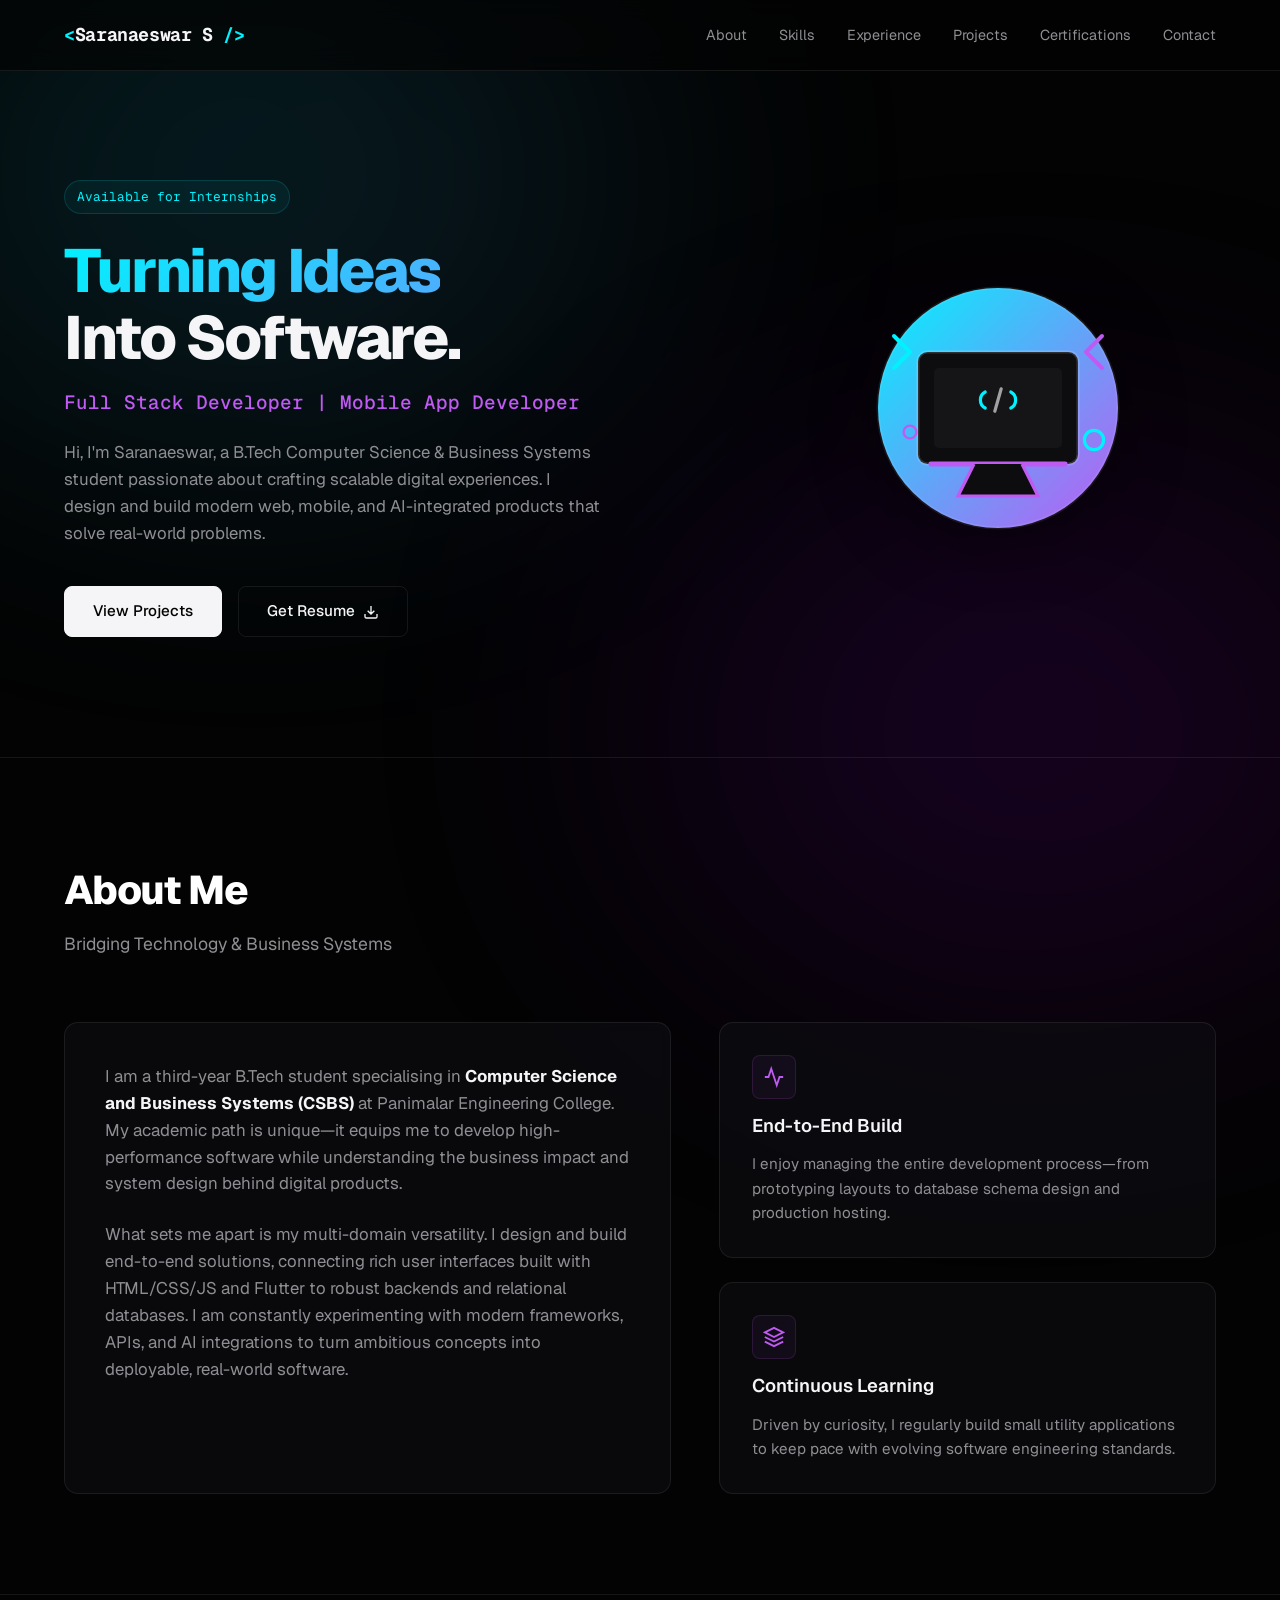
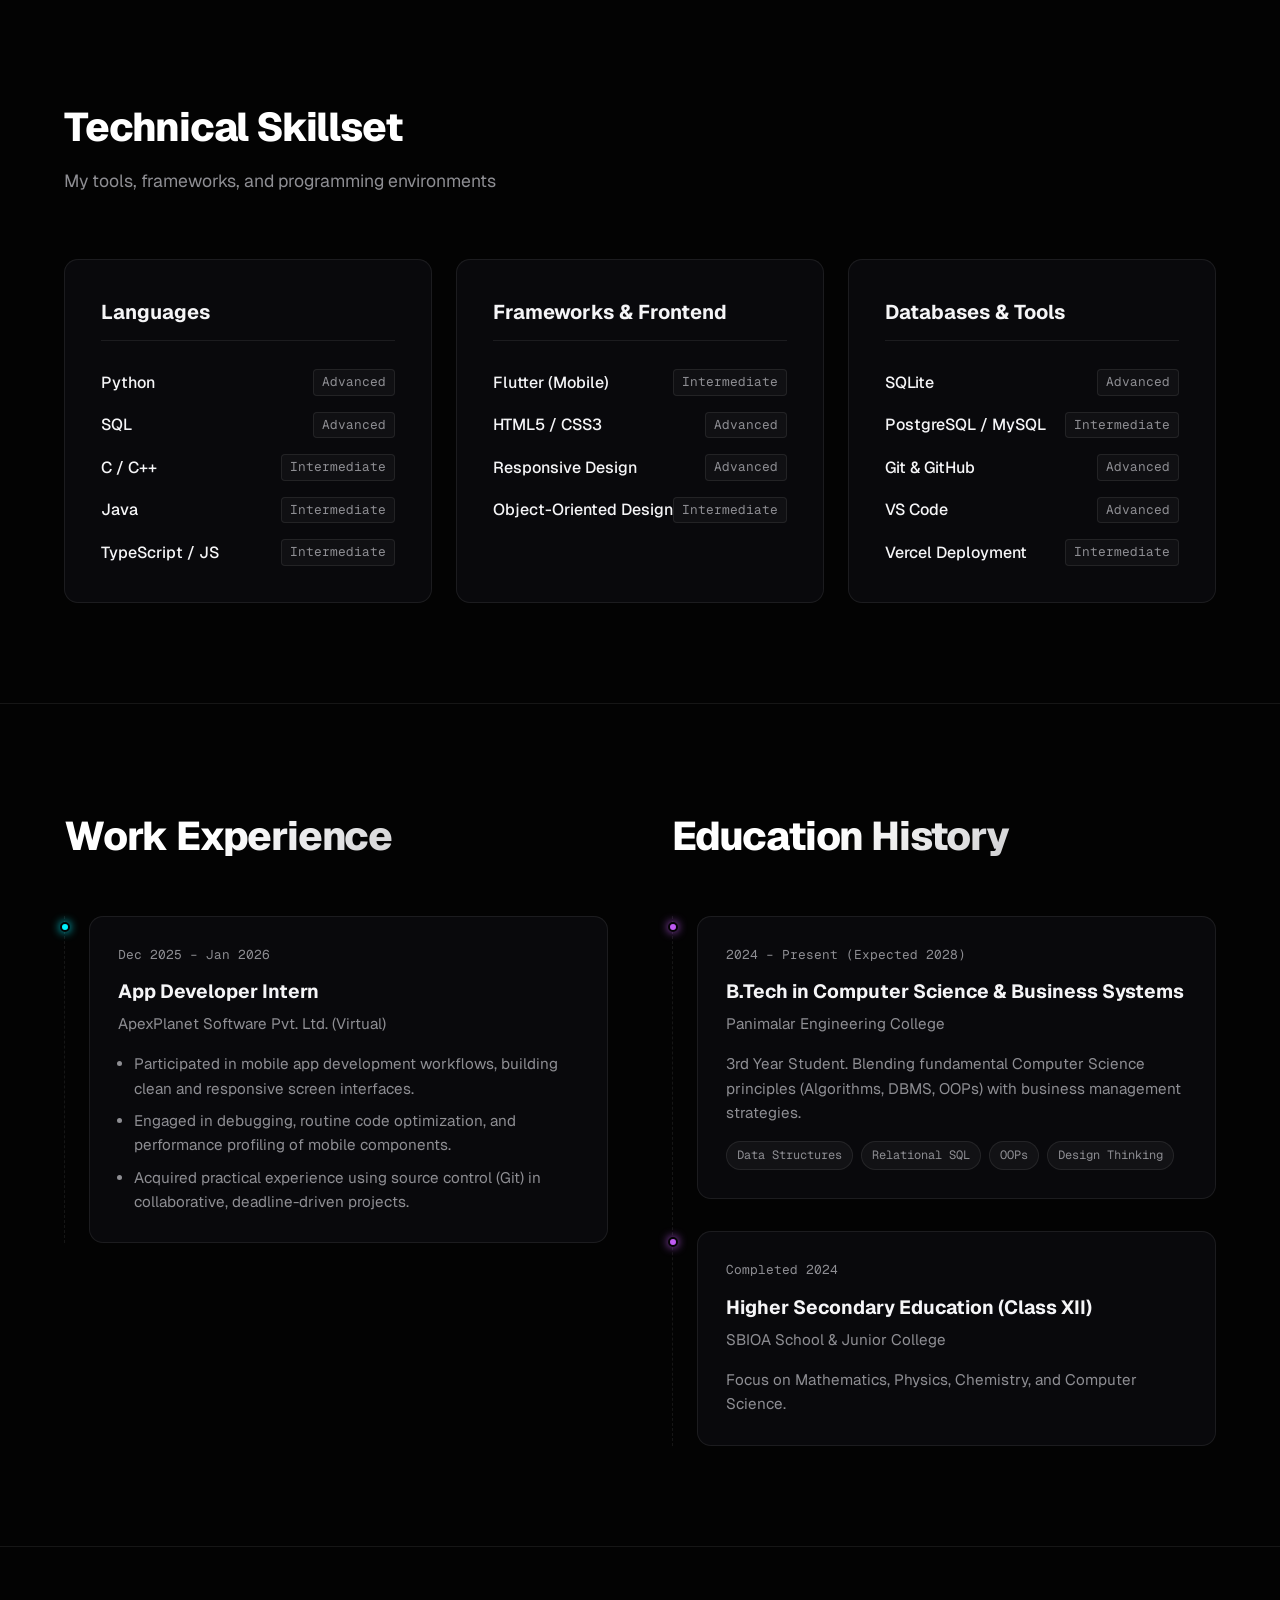
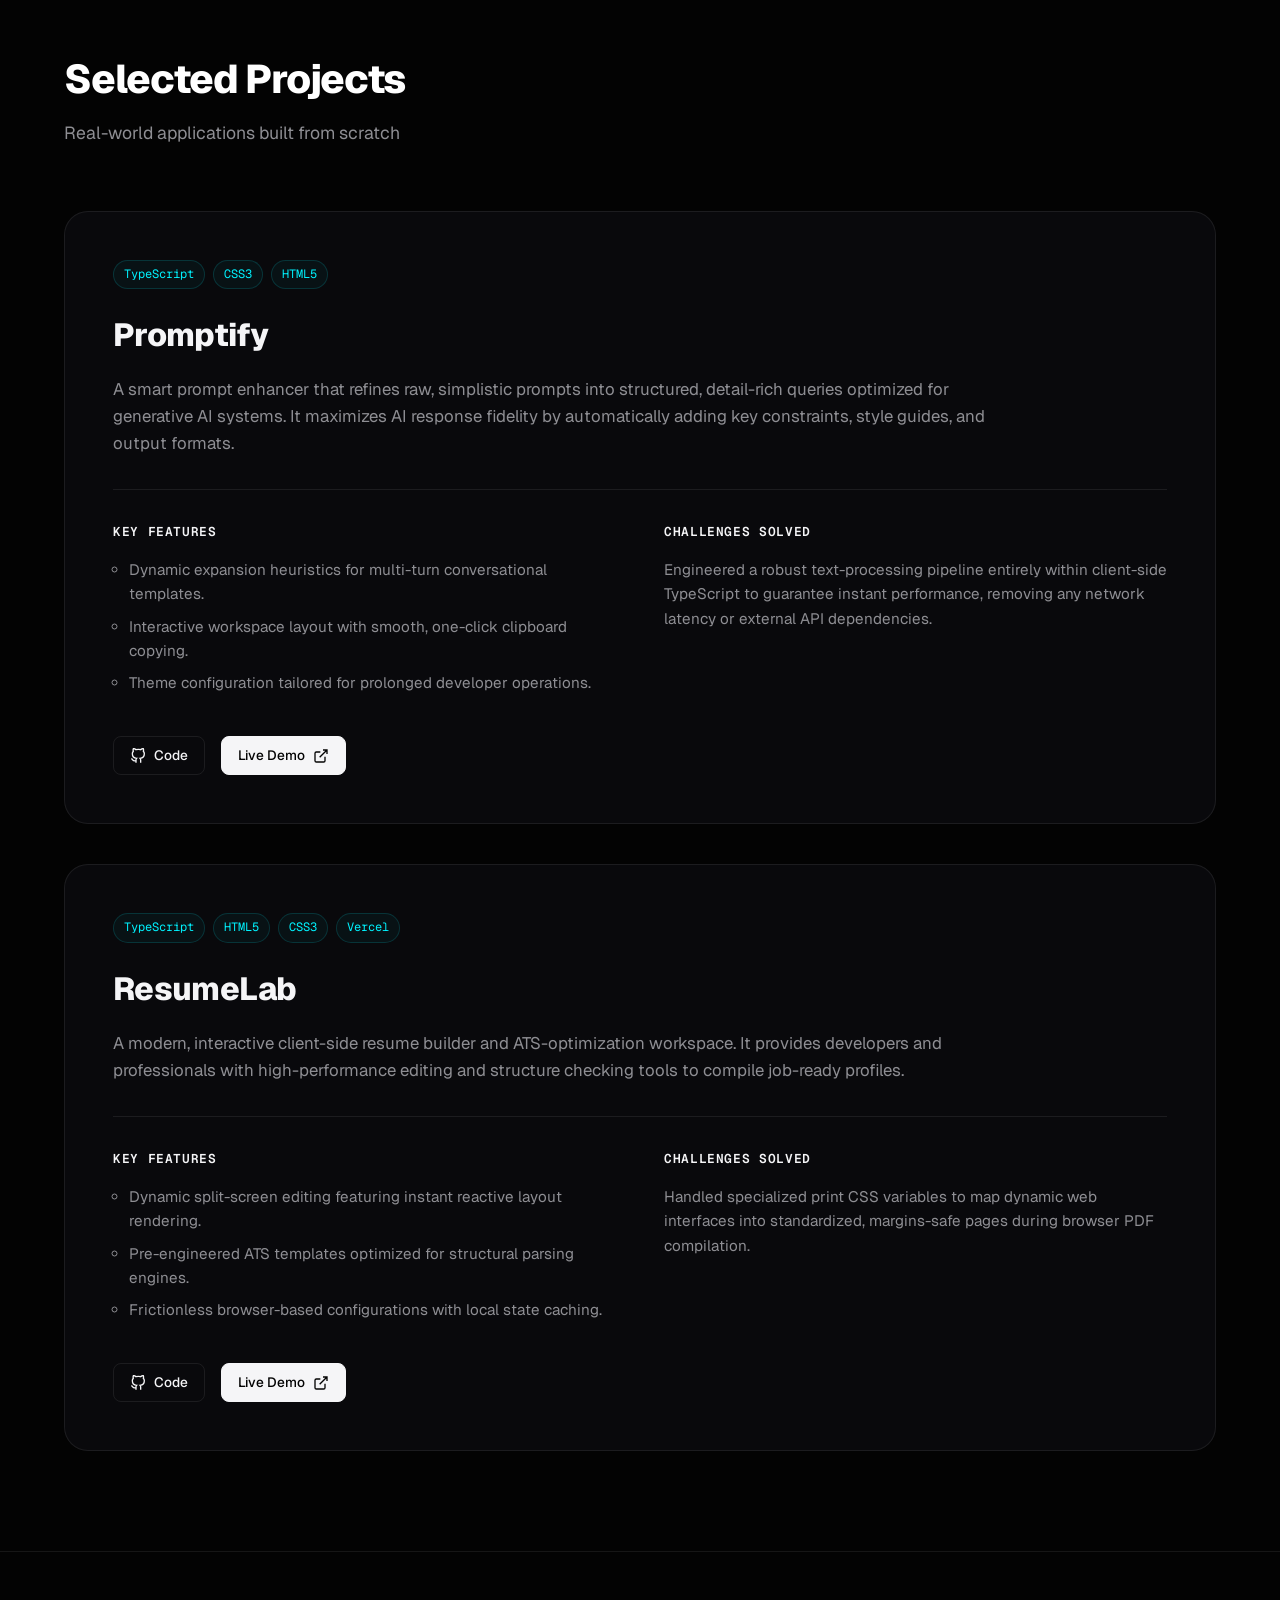
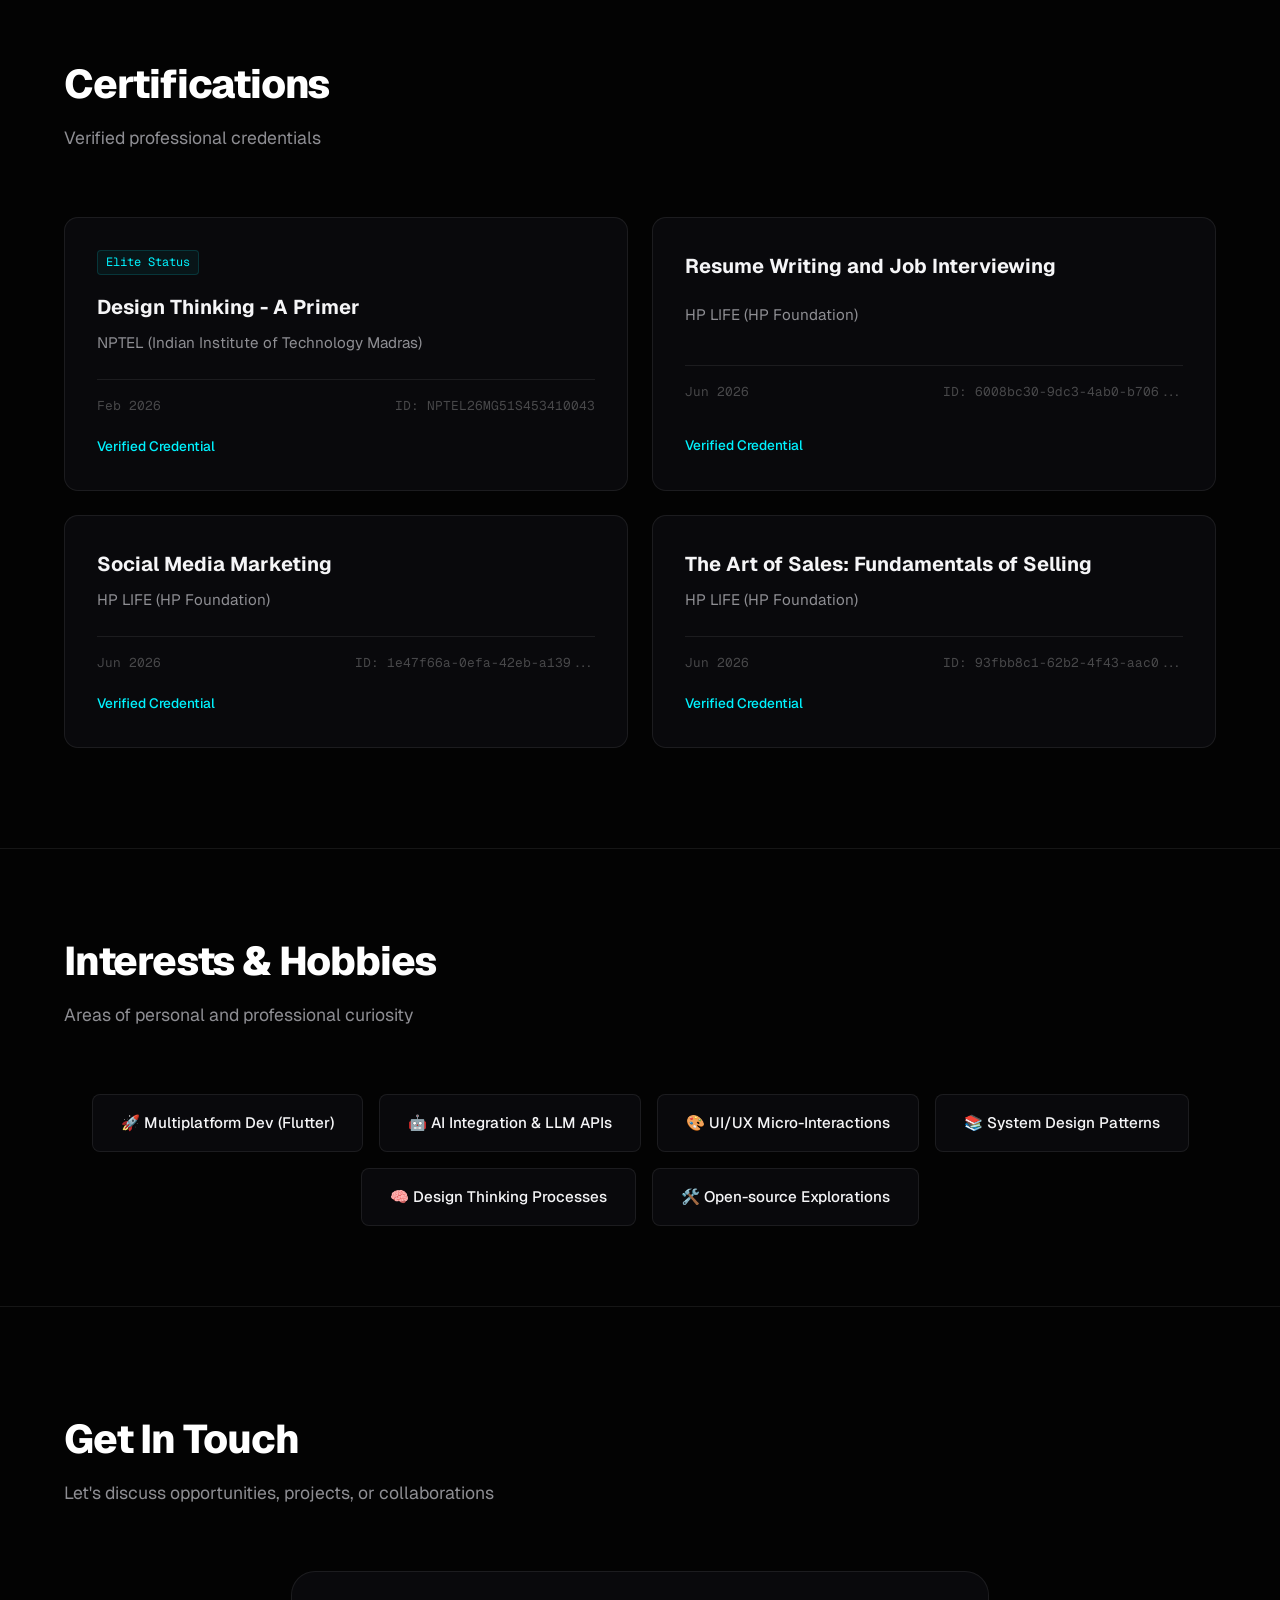
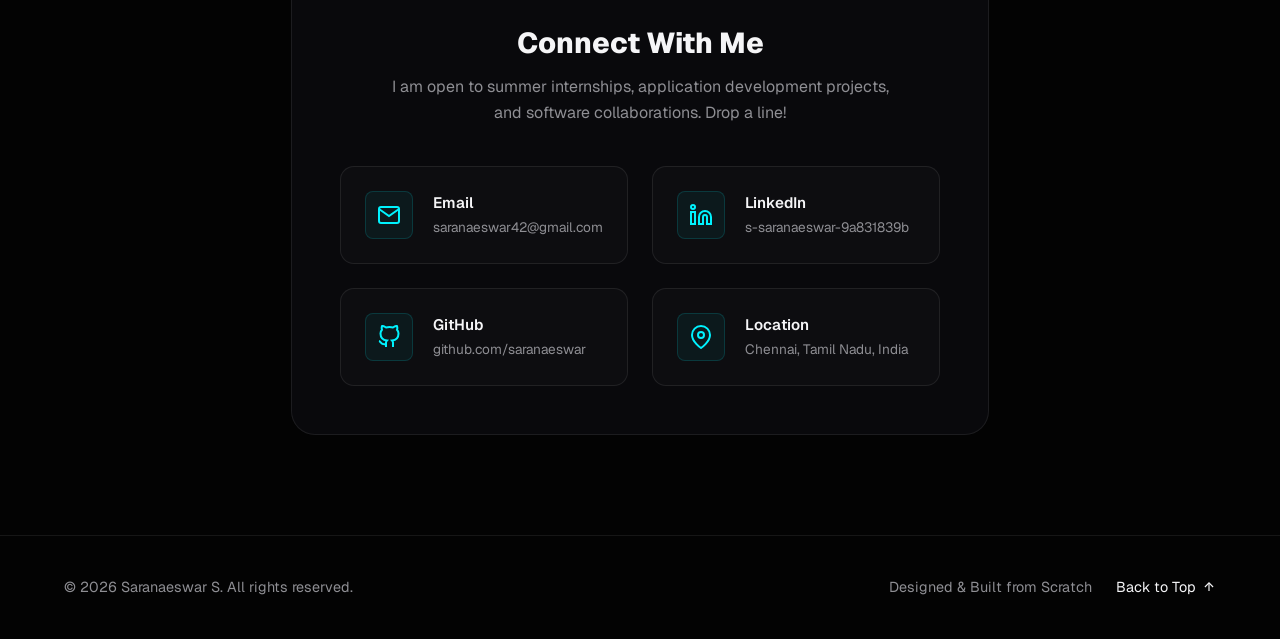
<file: index.html>
<!DOCTYPE html>
<html lang="en">
<head>
    <meta charset="UTF-8">
    <meta name="viewport" content="width=device-width, initial-scale=1.0">
    <meta name="description" content="Portfolio of Saranaeswar S - Full Stack & Mobile App Developer. Discover projects, experience, and skills in Web, Mobile, and AI solutions.">
    <title>Saranaeswar S | Developer & Builder</title>
    <link rel="stylesheet" href="style.css">
</head>
<body>
    <!-- Background Glow Effects -->
    <div class="glow-bg glow-primary"></div>
    <div class="glow-bg glow-secondary"></div>

    <!-- Sticky Navigation -->
    <header class="header">
        <div class="container nav-container">
            <a href="#" class="logo">
                <span class="logo-accent">&lt;</span>Saranaeswar S<span class="logo-accent"> /&gt;</span>
            </a>
            <nav class="nav">
                <ul class="nav-list">
                    <li><a href="#about" class="nav-link">About</a></li>
                    <li><a href="#skills" class="nav-link">Skills</a></li>
                    <li><a href="#experience" class="nav-link">Experience</a></li>
                    <li><a href="#projects" class="nav-link">Projects</a></li>
                    <li><a href="#certifications" class="nav-link">Certifications</a></li>
                    <li><a href="#contact" class="nav-link">Contact</a></li>
                </ul>
            </nav>
        </div>
    </header>

    <main class="main-content">
        <!-- Hero Section -->
        <section id="hero" class="hero-section">
            <div class="container hero-grid">
                <div class="hero-content">
                    <div class="hero-badge">Available for Internships</div>
                    <h1 class="hero-title">
                        <span class="gradient-text">Turning Ideas</span><br>
                        Into Software.
                    </h1>
                    <p class="hero-subtitle">Full Stack Developer | Mobile App Developer</p>
                    <p class="hero-description">
                        Hi, I'm Saranaeswar, a B.Tech Computer Science & Business Systems student passionate about crafting scalable digital experiences. I design and build modern web, mobile, and AI-integrated products that solve real-world problems.
                    </p>
                    <div class="hero-cta">
                        <a href="#projects" class="btn btn-primary">View Projects</a>
                        <a href="resume.pdf" target="_blank" class="btn btn-secondary">
                            <span>Get Resume</span>
                            <svg class="btn-icon" viewBox="0 0 24 24" fill="none" stroke="currentColor" stroke-width="2">
                                <path d="M21 15v4a2 2 0 0 1-2 2H5a2 2 0 0 1-2-2v-4M7 10l5 5 5-5M12 15V3"/>
                            </svg>
                        </a>
                    </div>
                </div>
                <div class="hero-visual">
                    <div class="avatar-container">
                        <!-- Premium Illustration SVG Avatar -->
                        <svg class="avatar-svg" viewBox="0 0 200 200" fill="none" xmlns="http://www.w3.org/2000/svg">
                            <defs>
                                <radialGradient id="avatarGlow" cx="50%" cy="50%" r="50%">
                                    <stop offset="0%" stop-color="var(--color-primary-glow)" stop-opacity="0.3"/>
                                    <stop offset="100%" stop-color="transparent" stop-opacity="0"/>
                                </radialGradient>
                                <linearGradient id="avatarGrad" x1="0%" y1="0%" x2="100%" y2="100%">
                                    <stop offset="0%" stop-color="var(--color-primary)"/>
                                    <stop offset="100%" stop-color="var(--color-secondary)"/>
                                </linearGradient>
                            </defs>
                            <circle cx="100" cy="100" r="95" fill="url(#avatarGlow)" />
                            <circle cx="100" cy="100" r="75" fill="url(#avatarGrad)" stroke="var(--border-color)" stroke-width="2"/>
                            <!-- Inner Illustration representing code and structure -->
                            <rect x="50" y="65" width="100" height="70" rx="6" fill="#0d0d0f" stroke="#ffffff" stroke-opacity="0.15" stroke-width="2"/>
                            <rect x="60" y="75" width="80" height="50" rx="3" fill="#151518"/>
                            <line x1="58" y1="135" x2="142" y2="135" stroke="var(--color-secondary)" stroke-width="3" stroke-linecap="round"/>
                            <path d="M85 135L75 155H125L115 135" fill="#0d0d0f" stroke="var(--color-secondary)" stroke-width="2"/>
                            <!-- Floating decorative items (AI / Code icons) -->
                            <path d="M35 55L45 65L35 75" stroke="var(--color-primary)" stroke-width="2.5" stroke-linecap="round" stroke-linejoin="round"/>
                            <path d="M165 55L155 65L165 75" stroke="var(--color-secondary)" stroke-width="2.5" stroke-linecap="round" stroke-linejoin="round"/>
                            <circle cx="160" cy="120" r="6" stroke="var(--color-primary)" stroke-width="2"/>
                            <circle cx="45" cy="115" r="4" stroke="var(--color-secondary)" stroke-width="1.5"/>
                            <!-- Brackets inside the laptop screen -->
                            <path d="M92 90C88 92 88 98 92 100" stroke="var(--color-primary)" stroke-width="2" stroke-linecap="round"/>
                            <path d="M108 90C112 92 112 98 108 100" stroke="var(--color-primary)" stroke-width="2" stroke-linecap="round"/>
                            <line x1="102" y1="88" x2="98" y2="102" stroke="#ffffff" stroke-opacity="0.6" stroke-width="2" stroke-linecap="round"/>
                        </svg>
                    </div>
                </div>
            </div>
        </section>

        <!-- About Me Section -->
        <section id="about" class="about-section">
            <div class="container">
                <div class="section-header">
                    <h2 class="section-title">About Me</h2>
                    <p class="section-subtitle">Bridging Technology & Business Systems</p>
                </div>
                <div class="about-content">
                    <div class="about-main-card">
                        <p class="about-text">
                            I am a third-year B.Tech student specialising in <strong>Computer Science and Business Systems (CSBS)</strong> at Panimalar Engineering College. My academic path is unique—it equips me to develop high-performance software while understanding the business impact and system design behind digital products.
                        </p>
                        <p class="about-text">
                            What sets me apart is my multi-domain versatility. I design and build end-to-end solutions, connecting rich user interfaces built with HTML/CSS/JS and Flutter to robust backends and relational databases. I am constantly experimenting with modern frameworks, APIs, and AI integrations to turn ambitious concepts into deployable, real-world software.
                        </p>
                    </div>
                    <div class="about-details-grid">
                        <div class="details-card">
                            <div class="details-card-icon">
                                <svg viewBox="0 0 24 24" fill="none" stroke="currentColor" stroke-width="2">
                                    <path d="M22 12h-4l-3 9L9 3l-3 9H2"/>
                                </svg>
                            </div>
                            <h3>End-to-End Build</h3>
                            <p>I enjoy managing the entire development process—from prototyping layouts to database schema design and production hosting.</p>
                        </div>
                        <div class="details-card">
                            <div class="details-card-icon">
                                <svg viewBox="0 0 24 24" fill="none" stroke="currentColor" stroke-width="2">
                                    <polygon points="12 2 2 7 12 12 22 7 12 2"/>
                                    <polyline points="2 17 12 22 22 17"/>
                                    <polyline points="2 12 12 17 22 12"/>
                                </svg>
                            </div>
                            <h3>Continuous Learning</h3>
                            <p>Driven by curiosity, I regularly build small utility applications to keep pace with evolving software engineering standards.</p>
                        </div>
                    </div>
                </div>
            </div>
        </section>

        <!-- Skills Section -->
        <section id="skills" class="skills-section">
            <div class="container">
                <div class="section-header">
                    <h2 class="section-title">Technical Skillset</h2>
                    <p class="section-subtitle">My tools, frameworks, and programming environments</p>
                </div>
                <div class="skills-grid">
                    <!-- Languages Card -->
                    <div class="skills-card">
                        <h3 class="skills-card-title">Languages</h3>
                        <div class="skills-list">
                            <div class="skill-item">
                                <span class="skill-name">Python</span>
                                <span class="skill-level">Advanced</span>
                            </div>
                            <div class="skill-item">
                                <span class="skill-name">SQL</span>
                                <span class="skill-level">Advanced</span>
                            </div>
                            <div class="skill-item">
                                <span class="skill-name">C / C++</span>
                                <span class="skill-level">Intermediate</span>
                            </div>
                            <div class="skill-item">
                                <span class="skill-name">Java</span>
                                <span class="skill-level">Intermediate</span>
                            </div>
                            <div class="skill-item">
                                <span class="skill-name">TypeScript / JS</span>
                                <span class="skill-level">Intermediate</span>
                            </div>
                        </div>
                    </div>

                    <!-- Frameworks & UI -->
                    <div class="skills-card">
                        <h3 class="skills-card-title">Frameworks & Frontend</h3>
                        <div class="skills-list">
                            <div class="skill-item">
                                <span class="skill-name">Flutter (Mobile)</span>
                                <span class="skill-level">Intermediate</span>
                            </div>
                            <div class="skill-item">
                                <span class="skill-name">HTML5 / CSS3</span>
                                <span class="skill-level">Advanced</span>
                            </div>
                            <div class="skill-item">
                                <span class="skill-name">Responsive Design</span>
                                <span class="skill-level">Advanced</span>
                            </div>
                            <div class="skill-item">
                                <span class="skill-name">Object-Oriented Design</span>
                                <span class="skill-level">Intermediate</span>
                            </div>
                        </div>
                    </div>

                    <!-- Databases & Infrastructure -->
                    <div class="skills-card">
                        <h3 class="skills-card-title">Databases & Tools</h3>
                        <div class="skills-list">
                            <div class="skill-item">
                                <span class="skill-name">SQLite</span>
                                <span class="skill-level">Advanced</span>
                            </div>
                            <div class="skill-item">
                                <span class="skill-name">PostgreSQL / MySQL</span>
                                <span class="skill-level">Intermediate</span>
                            </div>
                            <div class="skill-item">
                                <span class="skill-name">Git & GitHub</span>
                                <span class="skill-level">Advanced</span>
                            </div>
                            <div class="skill-item">
                                <span class="skill-name">VS Code</span>
                                <span class="skill-level">Advanced</span>
                            </div>
                            <div class="skill-item">
                                <span class="skill-name">Vercel Deployment</span>
                                <span class="skill-level">Intermediate</span>
                            </div>
                        </div>
                    </div>
                </div>
            </div>
        </section>

        <!-- Experience & Education Section (Dual Timelines) -->
        <section id="experience" class="timeline-section">
            <div class="container">
                <div class="timeline-grid">
                    <!-- Professional Experience Timeline -->
                    <div class="timeline-column">
                        <div class="section-header timeline-header">
                            <h2 class="section-title">Work Experience</h2>
                        </div>
                        <div class="timeline">
                            <div class="timeline-item">
                                <div class="timeline-marker"></div>
                                <div class="timeline-card">
                                    <div class="timeline-date">Dec 2025 – Jan 2026</div>
                                    <h3 class="timeline-card-title">App Developer Intern</h3>
                                    <h4 class="timeline-card-subtitle">ApexPlanet Software Pvt. Ltd. (Virtual)</h4>
                                    <ul class="timeline-bullets">
                                        <li>Participated in mobile app development workflows, building clean and responsive screen interfaces.</li>
                                        <li>Engaged in debugging, routine code optimization, and performance profiling of mobile components.</li>
                                        <li>Acquired practical experience using source control (Git) in collaborative, deadline-driven projects.</li>
                                    </ul>
                                </div>
                            </div>
                        </div>
                    </div>

                    <!-- Education Timeline -->
                    <div class="timeline-column">
                        <div class="section-header timeline-header">
                            <h2 class="section-title">Education History</h2>
                        </div>
                        <div class="timeline">
                            <div class="timeline-item">
                                <div class="timeline-marker"></div>
                                <div class="timeline-card">
                                    <div class="timeline-date">2024 – Present (Expected 2028)</div>
                                    <h3 class="timeline-card-title">B.Tech in Computer Science & Business Systems</h3>
                                    <h4 class="timeline-card-subtitle">Panimalar Engineering College</h4>
                                    <p class="timeline-text">
                                        3rd Year Student. Blending fundamental Computer Science principles (Algorithms, DBMS, OOPs) with business management strategies.
                                    </p>
                                    <div class="coursework-badges">
                                        <span class="badge">Data Structures</span>
                                        <span class="badge">Relational SQL</span>
                                        <span class="badge">OOPs</span>
                                        <span class="badge">Design Thinking</span>
                                    </div>
                                </div>
                            </div>
                            <div class="timeline-item">
                                <div class="timeline-marker"></div>
                                <div class="timeline-card">
                                    <div class="timeline-date">Completed 2024</div>
                                    <h3 class="timeline-card-title">Higher Secondary Education (Class XII)</h3>
                                    <h4 class="timeline-card-subtitle">SBIOA School & Junior College</h4>
                                    <p class="timeline-text">
                                        Focus on Mathematics, Physics, Chemistry, and Computer Science.
                                    </p>
                                </div>
                            </div>
                        </div>
                    </div>
                </div>
            </div>
        </section>

        <!-- Projects Section -->
        <section id="projects" class="projects-section">
            <div class="container">
                <div class="section-header">
                    <h2 class="section-title">Selected Projects</h2>
                    <p class="section-subtitle">Real-world applications built from scratch</p>
                </div>
                <div class="projects-container">
                    <!-- Project 1 -->
                    <article class="project-card">
                        <div class="project-content">
                            <div class="project-tags">
                                <span class="badge badge-tech">TypeScript</span>
                                <span class="badge badge-tech">CSS3</span>
                                <span class="badge badge-tech">HTML5</span>
                            </div>
                            <h3 class="project-title">Promptify</h3>
                            <p class="project-description">
                                A smart prompt enhancer that refines raw, simplistic prompts into structured, detail-rich queries optimized for generative AI systems. It maximizes AI response fidelity by automatically adding key constraints, style guides, and output formats.
                            </p>
                            <div class="project-details">
                                <div class="details-group">
                                    <h4>Key Features</h4>
                                    <ul>
                                        <li>Dynamic expansion heuristics for multi-turn conversational templates.</li>
                                        <li>Interactive workspace layout with smooth, one-click clipboard copying.</li>
                                        <li>Theme configuration tailored for prolonged developer operations.</li>
                                    </ul>
                                </div>
                                <div class="details-group">
                                    <h4>Challenges Solved</h4>
                                    <p>
                                        Engineered a robust text-processing pipeline entirely within client-side TypeScript to guarantee instant performance, removing any network latency or external API dependencies.
                                    </p>
                                </div>
                            </div>
                            <div class="project-actions">
                                <a href="https://github.com/saranaeswar/Promptify" target="_blank" class="btn btn-secondary btn-small">
                                    <svg class="btn-icon" viewBox="0 0 24 24" fill="none" stroke="currentColor" stroke-width="2">
                                        <path d="M9 19c-5 1.5-5-2.5-7-3m14 6v-3.87a3.37 3.37 0 0 0-.94-2.61c3.14-.35 6.44-1.54 6.44-7A5.44 5.44 0 0 0 20 4.77 5.07 5.07 0 0 0 19.91 1S18.73.65 16 2.48a13.38 13.38 0 0 0-7 0C6.27.65 5.09 1 5.09 1A5.07 5.07 0 0 0 5 4.77a5.44 5.44 0 0 0-1.5 3.78c0 5.42 3.3 6.61 6.44 7A3.37 3.37 0 0 0 9 18.13V22"/>
                                    </svg>
                                    Code
                                </a>
                                <a href="https://promptify-33t5.vercel.app/" target="_blank" class="btn btn-primary btn-small">
                                    Live Demo
                                    <svg class="btn-icon" viewBox="0 0 24 24" fill="none" stroke="currentColor" stroke-width="2">
                                        <path d="M18 13v6a2 2 0 0 1-2 2H5a2 2 0 0 1-2-2V8a2 2 0 0 1 2-2h6M15 3h6v6M10 14L21 3"/>
                                    </svg>
                                </a>
                            </div>
                        </div>
                    </article>

                    <!-- Project 2 -->
                    <article class="project-card">
                        <div class="project-content">
                            <div class="project-tags">
                                <span class="badge badge-tech">TypeScript</span>
                                <span class="badge badge-tech">HTML5</span>
                                <span class="badge badge-tech">CSS3</span>
                                <span class="badge badge-tech">Vercel</span>
                            </div>
                            <h3 class="project-title">ResumeLab</h3>
                            <p class="project-description">
                                A modern, interactive client-side resume builder and ATS-optimization workspace. It provides developers and professionals with high-performance editing and structure checking tools to compile job-ready profiles.
                            </p>
                            <div class="project-details">
                                <div class="details-group">
                                    <h4>Key Features</h4>
                                    <ul>
                                        <li>Dynamic split-screen editing featuring instant reactive layout rendering.</li>
                                        <li>Pre-engineered ATS templates optimized for structural parsing engines.</li>
                                        <li>Frictionless browser-based configurations with local state caching.</li>
                                    </ul>
                                </div>
                                <div class="details-group">
                                    <h4>Challenges Solved</h4>
                                    <p>
                                        Handled specialized print CSS variables to map dynamic web interfaces into standardized, margins-safe pages during browser PDF compilation.
                                    </p>
                                </div>
                            </div>
                            <div class="project-actions">
                                <a href="https://github.com/saranaeswar/resumelab" target="_blank" class="btn btn-secondary btn-small">
                                    <svg class="btn-icon" viewBox="0 0 24 24" fill="none" stroke="currentColor" stroke-width="2">
                                        <path d="M9 19c-5 1.5-5-2.5-7-3m14 6v-3.87a3.37 3.37 0 0 0-.94-2.61c3.14-.35 6.44-1.54 6.44-7A5.44 5.44 0 0 0 20 4.77 5.07 5.07 0 0 0 19.91 1S18.73.65 16 2.48a13.38 13.38 0 0 0-7 0C6.27.65 5.09 1 5.09 1A5.07 5.07 0 0 0 5 4.77a5.44 5.44 0 0 0-1.5 3.78c0 5.42 3.3 6.61 6.44 7A3.37 3.37 0 0 0 9 18.13V22"/>
                                    </svg>
                                    Code
                                </a>
                                <a href="https://resumelab-omega.vercel.app" target="_blank" class="btn btn-primary btn-small">
                                    Live Demo
                                    <svg class="btn-icon" viewBox="0 0 24 24" fill="none" stroke="currentColor" stroke-width="2">
                                        <path d="M18 13v6a2 2 0 0 1-2 2H5a2 2 0 0 1-2-2V8a2 2 0 0 1 2-2h6M15 3h6v6M10 14L21 3"/>
                                    </svg>
                                </a>
                            </div>
                        </div>
                    </article>
                </div>
            </div>
        </section>

        <!-- Certifications Section -->
        <section id="certifications" class="certifications-section">
            <div class="container">
                <div class="section-header">
                    <h2 class="section-title">Certifications</h2>
                    <p class="section-subtitle">Verified professional credentials</p>
                </div>
                <div class="certifications-grid">
                    <!-- Cert 1 -->
                    <div class="cert-card">
                        <div class="cert-status">Elite Status</div>
                        <h3 class="cert-title">Design Thinking - A Primer</h3>
                        <p class="cert-issuer">NPTEL (Indian Institute of Technology Madras)</p>
                        <div class="cert-meta">
                            <span class="cert-date">Feb 2026</span>
                            <span class="cert-id">ID: NPTEL26MG51S453410043</span>
                        </div>
                        <div class="cert-footer">
                            <span class="verify-btn">Verified Credential</span>
                        </div>
                    </div>
                    <!-- Cert 2 -->
                    <div class="cert-card">
                        <h3 class="cert-title">Resume Writing and Job Interviewing</h3>
                        <p class="cert-issuer">HP LIFE (HP Foundation)</p>
                        <div class="cert-meta">
                            <span class="cert-date">Jun 2026</span>
                            <span class="cert-id">ID: 6008bc30-9dc3-4ab0-b706...</span>
                        </div>
                        <div class="cert-footer">
                            <span class="verify-btn">Verified Credential</span>
                        </div>
                    </div>
                    <!-- Cert 3 -->
                    <div class="cert-card">
                        <h3 class="cert-title">Social Media Marketing</h3>
                        <p class="cert-issuer">HP LIFE (HP Foundation)</p>
                        <div class="cert-meta">
                            <span class="cert-date">Jun 2026</span>
                            <span class="cert-id">ID: 1e47f66a-0efa-42eb-a139...</span>
                        </div>
                        <div class="cert-footer">
                            <span class="verify-btn">Verified Credential</span>
                        </div>
                    </div>
                    <!-- Cert 4 -->
                    <div class="cert-card">
                        <h3 class="cert-title">The Art of Sales: Fundamentals of Selling</h3>
                        <p class="cert-issuer">HP LIFE (HP Foundation)</p>
                        <div class="cert-meta">
                            <span class="cert-date">Jun 2026</span>
                            <span class="cert-id">ID: 93fbb8c1-62b2-4f43-aac0...</span>
                        </div>
                        <div class="cert-footer">
                            <span class="verify-btn">Verified Credential</span>
                        </div>
                    </div>
                </div>
            </div>
        </section>

        <!-- Interests / Focus Area Section -->
        <section class="interests-section">
            <div class="container">
                <div class="section-header">
                    <h2 class="section-title">Interests & Hobbies</h2>
                    <p class="section-subtitle">Areas of personal and professional curiosity</p>
                </div>
                <div class="interests-grid">
                    <div class="interest-tag-card">🚀 Multiplatform Dev (Flutter)</div>
                    <div class="interest-tag-card">🤖 AI Integration & LLM APIs</div>
                    <div class="interest-tag-card">🎨 UI/UX Micro-Interactions</div>
                    <div class="interest-tag-card">📚 System Design Patterns</div>
                    <div class="interest-tag-card">🧠 Design Thinking Processes</div>
                    <div class="interest-tag-card">🛠️ Open-source Explorations</div>
                </div>
            </div>
        </section>

        <!-- Contact Section -->
        <section id="contact" class="contact-section">
            <div class="container">
                <div class="section-header">
                    <h2 class="section-title">Get In Touch</h2>
                    <p class="section-subtitle">Let's discuss opportunities, projects, or collaborations</p>
                </div>
                <div class="contact-grid">
                    <div class="contact-card-info">
                        <h3>Connect With Me</h3>
                        <p class="contact-info-desc">
                            I am open to summer internships, application development projects, and software collaborations. Drop a line!
                        </p>
                        
                        <div class="contact-links-list">
                            <a href="mailto:saranaeswar42@gmail.com" class="contact-link-item">
                                <span class="contact-icon">
                                    <svg viewBox="0 0 24 24" fill="none" stroke="currentColor" stroke-width="2">
                                        <path d="M4 4h16c1.1 0 2 .9 2 2v12c0 1.1-.9 2-2 2H4c-1.1 0-2-.9-2-2V6c0-1.1.9-2 2-2z"/>
                                        <polyline points="22,6 12,13 2,6"/>
                                    </svg>
                                </span>
                                <div>
                                    <h4>Email</h4>
                                    <p>saranaeswar42@gmail.com</p>
                                </div>
                            </a>

                            <a href="https://www.linkedin.com/in/s-saranaeswar-9a831839b/" target="_blank" class="contact-link-item">
                                <span class="contact-icon">
                                    <svg viewBox="0 0 24 24" fill="none" stroke="currentColor" stroke-width="2">
                                        <path d="M16 8a6 6 0 0 1 6 6v7h-4v-7a2 2 0 0 0-2-2 2 2 0 0 0-2 2v7h-4v-7a6 6 0 0 1 6-6z"/>
                                        <rect x="2" y="9" width="4" height="12"/>
                                        <circle cx="4" cy="4" r="2"/>
                                    </svg>
                                </span>
                                <div>
                                    <h4>LinkedIn</h4>
                                    <p>s-saranaeswar-9a831839b</p>
                                </div>
                            </a>

                            <a href="https://github.com/saranaeswar" target="_blank" class="contact-link-item">
                                <span class="contact-icon">
                                    <svg viewBox="0 0 24 24" fill="none" stroke="currentColor" stroke-width="2">
                                        <path d="M9 19c-5 1.5-5-2.5-7-3m14 6v-3.87a3.37 3.37 0 0 0-.94-2.61c3.14-.35 6.44-1.54 6.44-7A5.44 5.44 0 0 0 20 4.77 5.07 5.07 0 0 0 19.91 1S18.73.65 16 2.48a13.38 13.38 0 0 0-7 0C6.27.65 5.09 1 5.09 1A5.07 5.07 0 0 0 5 4.77a5.44 5.44 0 0 0-1.5 3.78c0 5.42 3.3 6.61 6.44 7A3.37 3.37 0 0 0 9 18.13V22"/>
                                    </svg>
                                </span>
                                <div>
                                    <h4>GitHub</h4>
                                    <p>github.com/saranaeswar</p>
                                </div>
                            </a>

                            <div class="contact-link-item">
                                <span class="contact-icon">
                                    <svg viewBox="0 0 24 24" fill="none" stroke="currentColor" stroke-width="2">
                                        <path d="M21 10c0 7-9 13-9 13s-9-6-9-13a9 9 0 0 1 18 0z"/>
                                        <circle cx="12" cy="10" r="3"/>
                                    </svg>
                                </span>
                                <div>
                                    <h4>Location</h4>
                                    <p>Chennai, Tamil Nadu, India</p>
                                </div>
                            </div>
                        </div>
                    </div>
                </div>
            </div>
        </section>
    </main>

    <!-- Footer -->
    <footer class="footer">
        <div class="container footer-content">
            <p>&copy; 2026 Saranaeswar S. All rights reserved.</p>
            <div class="footer-meta">
                <span>Designed &amp; Built from Scratch</span>
                <a href="#" class="back-to-top">
                    Back to Top
                    <svg viewBox="0 0 24 24" fill="none" stroke="currentColor" stroke-width="2" class="arrow-up-icon">
                        <line x1="12" y1="19" x2="12" y2="5"/>
                        <polyline points="5 12 12 5 19 12"/>
                    </svg>
                </a>
            </div>
        </div>
    </footer>
</body>
</html>
</file>
<file: style.css>
/* ==========================================================================
   DEVELOPER PORTFOLIO STYLESHEET
   Client: Saranaeswar S
   Theme: Vercel-Inspired Sleek Dark Mode with Glow Accents
   Author: Senior Frontend Engineer
   ========================================================================== */

/* @import for Modern Fonts */
@import url('https://fonts.googleapis.com/css2?family=Geist+Mono:wght@100..900&family=Geist:wght@100..900&display=swap');

/* CSS Custom Properties / Design Tokens */
:root {
    /* Color Palette */
    --bg-main: #030303;
    --bg-surface: #0a0a0c;
    --bg-card: rgba(14, 14, 18, 0.7);
    --border-color: rgba(255, 255, 255, 0.08);
    --border-hover: rgba(255, 255, 255, 0.16);
    
    --text-primary: #f5f5f7;
    --text-secondary: #8e8e93;
    --text-muted: #48484a;
    
    /* Neon Glow/Gradient Themes */
    --color-primary: #00f2fe;     /* Tech Cyan */
    --color-primary-glow: rgba(0, 242, 254, 0.15);
    --color-secondary: #bf5af2;   /* Developer Purple */
    --color-secondary-glow: rgba(191, 90, 242, 0.15);
    
    --gradient-primary: linear-gradient(135deg, #00f2fe 0%, #4facfe 100%);
    --gradient-secondary: linear-gradient(135deg, #7f00ff 0%, #e100ff 100%);
    --gradient-text: linear-gradient(135deg, #ffffff 30%, #a1a1a6 100%);
    
    /* Layout & UI Variables */
    --font-sans: 'Geist', -apple-system, BlinkMacSystemFont, "Segoe UI", Roboto, sans-serif;
    --font-mono: 'Geist Mono', monospace;
    --border-radius-sm: 8px;
    --border-radius-md: 14px;
    --border-radius-lg: 24px;
    --transition-smooth: all 0.35s cubic-bezier(0.16, 1, 0.3, 1);
    --transition-quick: all 0.2s cubic-bezier(0.16, 1, 0.3, 1);
}

/* ==========================================================================
   RESET & SYSTEM BASE
   ========================================================================== */
*, *::before, *::after {
    box-sizing: border-box;
    margin: 0;
    padding: 0;
}

html {
    scroll-behavior: smooth;
    font-size: 16px;
}

body {
    background-color: var(--bg-main);
    color: var(--text-primary);
    font-family: var(--font-sans);
    line-height: 1.6;
    overflow-x: hidden;
    -webkit-font-smoothing: antialiased;
}

a {
    color: inherit;
    text-decoration: none;
}

ul {
    list-style: none;
}

/* Custom Scrollbar */
::-webkit-scrollbar {
    width: 8px;
}
::-webkit-scrollbar-track {
    background: var(--bg-main);
}
::-webkit-scrollbar-thumb {
    background: var(--border-color);
    border-radius: 4px;
}
::-webkit-scrollbar-thumb:hover {
    background: var(--text-muted);
}

/* ==========================================================================
   BACKGROUND GLOW DECORATIONS (Glassmorphism foundations)
   ========================================================================== */
.glow-bg {
    position: fixed;
    width: 60vw;
    height: 60vh;
    border-radius: 50%;
    filter: blur(140px);
    z-index: -1;
    pointer-events: none;
    opacity: 0.12;
    transition: var(--transition-smooth);
}

.glow-primary {
    top: -10%;
    left: -10%;
    background: var(--gradient-primary);
    animation: floatGlowPrimary 25s infinite alternate ease-in-out;
}

.glow-secondary {
    bottom: -10%;
    right: -10%;
    background: var(--gradient-secondary);
    animation: floatGlowSecondary 25s infinite alternate ease-in-out;
}

@keyframes floatGlowPrimary {
    0% { transform: translate(0, 0) scale(1); }
    100% { transform: translate(80px, 50px) scale(1.1); }
}

@keyframes floatGlowSecondary {
    0% { transform: translate(0, 0) scale(1); }
    100% { transform: translate(-80px, -50px) scale(1.1); }
}

/* ==========================================================================
   LAYOUT STRUCTURE
   ========================================================================== */
.container {
    max-width: 1200px;
    margin: 0 auto;
    padding: 0 24px;
}

.main-content {
    padding-top: 100px; /* Account for sticky header */
}

/* ==========================================================================
   TYPOGRAPHY & ACCENTS
   ========================================================================== */
.gradient-text {
    background: var(--gradient-text);
    -webkit-background-clip: text;
    -webkit-text-fill-color: transparent;
}

.hero-title .gradient-text {
    background: var(--gradient-primary);
    -webkit-background-clip: text;
    -webkit-text-fill-color: transparent;
}

.section-header {
    margin-bottom: 64px;
    text-align: left;
}

.section-title {
    font-size: 2.5rem;
    font-weight: 800;
    letter-spacing: -0.03em;
    margin-bottom: 8px;
    background: var(--gradient-text);
    -webkit-background-clip: text;
    -webkit-text-fill-color: transparent;
}

.section-subtitle {
    font-size: 1.1rem;
    color: var(--text-secondary);
    font-weight: 400;
}

/* ==========================================================================
   BUTTONS & ACTIONS
   ========================================================================== */
.btn {
    display: inline-flex;
    align-items: center;
    justify-content: center;
    gap: 8px;
    padding: 12px 28px;
    border-radius: var(--border-radius-sm);
    font-weight: 500;
    font-size: 0.95rem;
    cursor: pointer;
    transition: var(--transition-quick);
}

.btn-primary {
    background: var(--text-primary);
    color: var(--bg-main);
    border: 1px solid var(--text-primary);
}

.btn-primary:hover {
    background: transparent;
    color: var(--text-primary);
    box-shadow: 0 0 20px var(--color-primary-glow);
}

.btn-secondary {
    background: transparent;
    color: var(--text-primary);
    border: 1px solid var(--border-color);
}

.btn-secondary:hover {
    background: rgba(255, 255, 255, 0.03);
    border-color: var(--border-hover);
}

.btn-small {
    padding: 8px 16px;
    font-size: 0.85rem;
}

.btn-icon {
    width: 16px;
    height: 16px;
}

.badge {
    display: inline-block;
    padding: 4px 10px;
    font-family: var(--font-mono);
    font-size: 0.75rem;
    border-radius: 20px;
    background: rgba(255, 255, 255, 0.04);
    color: var(--text-secondary);
    border: 1px solid var(--border-color);
}

.badge-tech {
    background: rgba(0, 242, 254, 0.04);
    border-color: rgba(0, 242, 254, 0.15);
    color: var(--color-primary);
}

/* ==========================================================================
   STICKY NAVIGATION
   ========================================================================== */
.header {
    position: fixed;
    top: 0;
    left: 0;
    right: 0;
    z-index: 1000;
    border-bottom: 1px solid var(--border-color);
    background-color: rgba(3, 3, 3, 0.7);
    backdrop-filter: blur(12px);
    -webkit-backdrop-filter: blur(12px);
}

.nav-container {
    display: flex;
    justify-content: space-between;
    align-items: center;
    height: 70px;
}

.logo {
    font-family: var(--font-mono);
    font-weight: 700;
    font-size: 1.15rem;
    letter-spacing: -0.02em;
}

.logo-accent {
    color: var(--color-primary);
}

.nav-list {
    display: flex;
    gap: 32px;
}

.nav-link {
    font-size: 0.9rem;
    color: var(--text-secondary);
    transition: var(--transition-quick);
}

.nav-link:hover {
    color: var(--text-primary);
}

/* ==========================================================================
   HERO SECTION
   ========================================================================== */
.hero-section {
    padding: 80px 0 120px 0;
}

.hero-grid {
    display: grid;
    grid-template-columns: 1.2fr 0.8fr;
    gap: 64px;
    align-items: center;
}

.hero-badge {
    display: inline-block;
    padding: 6px 12px;
    border-radius: 30px;
    font-family: var(--font-mono);
    font-size: 0.8rem;
    color: var(--color-primary);
    background: rgba(0, 242, 254, 0.05);
    border: 1px solid rgba(0, 242, 254, 0.15);
    margin-bottom: 24px;
}

.hero-title {
    font-size: 3.8rem;
    line-height: 1.1;
    font-weight: 800;
    letter-spacing: -0.04em;
    margin-bottom: 16px;
}

.hero-subtitle {
    font-family: var(--font-mono);
    font-size: 1.2rem;
    color: var(--color-secondary);
    margin-bottom: 20px;
    font-weight: 500;
}

.hero-description {
    font-size: 1.05rem;
    color: var(--text-secondary);
    max-width: 540px;
    margin-bottom: 40px;
}

.hero-cta {
    display: flex;
    gap: 16px;
}

.avatar-container {
    display: flex;
    justify-content: center;
    position: relative;
}

.avatar-svg {
    width: 100%;
    max-width: 320px;
    height: auto;
    filter: drop-shadow(0 15px 30px rgba(0,0,0,0.5));
    animation: floatAvatar 8s infinite alternate ease-in-out;
}

@keyframes floatAvatar {
    0% { transform: translateY(0); }
    100% { transform: translateY(-12px); }
}

/* ==========================================================================
   ABOUT ME SECTION
   ========================================================================== */
.about-section {
    padding: 100px 0;
    border-top: 1px solid var(--border-color);
}

.about-content {
    display: grid;
    grid-template-columns: 1.1fr 0.9fr;
    gap: 48px;
}

.about-main-card {
    background: var(--bg-card);
    border: 1px solid var(--border-color);
    border-radius: var(--border-radius-md);
    padding: 40px;
    backdrop-filter: blur(8px);
    -webkit-backdrop-filter: blur(8px);
}

.about-text {
    font-size: 1.05rem;
    color: var(--text-secondary);
    margin-bottom: 24px;
}

.about-text strong {
    color: var(--text-primary);
}

.about-text:last-child {
    margin-bottom: 0;
}

.about-details-grid {
    display: flex;
    flex-direction: column;
    gap: 24px;
}

.details-card {
    background: var(--bg-card);
    border: 1px solid var(--border-color);
    border-radius: var(--border-radius-md);
    padding: 32px;
    display: flex;
    flex-direction: column;
    gap: 12px;
    transition: var(--transition-smooth);
}

.details-card:hover {
    border-color: var(--border-hover);
    transform: translateY(-4px);
    box-shadow: 0 10px 30px rgba(0, 0, 0, 0.3);
}

.details-card-icon {
    width: 44px;
    height: 44px;
    border-radius: var(--border-radius-sm);
    background: rgba(191, 90, 242, 0.05);
    border: 1px solid rgba(191, 90, 242, 0.15);
    color: var(--color-secondary);
    display: flex;
    align-items: center;
    justify-content: center;
}

.details-card-icon svg {
    width: 22px;
    height: 22px;
}

.details-card h3 {
    font-size: 1.15rem;
    font-weight: 600;
}

.details-card p {
    color: var(--text-secondary);
    font-size: 0.95rem;
}

/* ==========================================================================
   SKILLS SECTION
   ========================================================================== */
.skills-section {
    padding: 100px 0;
    border-top: 1px solid var(--border-color);
}

.skills-grid {
    display: grid;
    grid-template-columns: repeat(3, 1fr);
    gap: 24px;
}

.skills-card {
    background: var(--bg-card);
    border: 1px solid var(--border-color);
    border-radius: var(--border-radius-md);
    padding: 36px;
    transition: var(--transition-smooth);
}

.skills-card:hover {
    border-color: var(--border-hover);
    transform: translateY(-4px);
}

.skills-card-title {
    font-size: 1.25rem;
    font-weight: 700;
    margin-bottom: 28px;
    border-bottom: 1px solid var(--border-color);
    padding-bottom: 12px;
    color: var(--text-primary);
}

.skills-list {
    display: flex;
    flex-direction: column;
    gap: 16px;
}

.skill-item {
    display: flex;
    justify-content: space-between;
    align-items: center;
}

.skill-name {
    font-weight: 500;
    color: var(--text-primary);
}

.skill-level {
    font-family: var(--font-mono);
    font-size: 0.8rem;
    color: var(--text-secondary);
    background: rgba(255, 255, 255, 0.03);
    padding: 2px 8px;
    border-radius: 4px;
    border: 1px solid var(--border-color);
}

/* ==========================================================================
   EXPERIENCE & EDUCATION TIMELINES (Dual Layout)
   ========================================================================== */
.timeline-section {
    padding: 100px 0;
    border-top: 1px solid var(--border-color);
}

.timeline-grid {
    display: grid;
    grid-template-columns: 1fr 1fr;
    gap: 64px;
}

.timeline-column {
    display: flex;
    flex-direction: column;
}

.timeline-header {
    margin-bottom: 40px;
}

.timeline {
    position: relative;
    padding-left: 24px;
    border-left: 1px dashed var(--border-color);
}

.timeline-item {
    position: relative;
    margin-bottom: 32px;
}

.timeline-item:last-child {
    margin-bottom: 0;
}

.timeline-marker {
    position: absolute;
    left: -29.5px; /* Centers exactly over the border line */
    top: 6px;
    width: 10px;
    height: 10px;
    border-radius: 50%;
    background: var(--color-primary);
    border: 2px solid var(--bg-main);
    box-shadow: 0 0 10px var(--color-primary);
}

.timeline-column:nth-child(2) .timeline-marker {
    background: var(--color-secondary);
    box-shadow: 0 0 10px var(--color-secondary);
}

.timeline-card {
    background: var(--bg-card);
    border: 1px solid var(--border-color);
    border-radius: var(--border-radius-md);
    padding: 28px;
    transition: var(--transition-smooth);
}

.timeline-card:hover {
    border-color: var(--border-hover);
    transform: translateX(4px);
}

.timeline-date {
    font-family: var(--font-mono);
    font-size: 0.8rem;
    color: var(--text-secondary);
    margin-bottom: 12px;
}

.timeline-card-title {
    font-size: 1.2rem;
    font-weight: 700;
    margin-bottom: 4px;
}

.timeline-card-subtitle {
    font-size: 0.95rem;
    color: var(--text-secondary);
    margin-bottom: 16px;
    font-weight: 400;
}

.timeline-bullets {
    display: flex;
    flex-direction: column;
    gap: 8px;
    padding-left: 16px;
    list-style-type: disc;
    color: var(--text-secondary);
    font-size: 0.95rem;
}

.timeline-text {
    color: var(--text-secondary);
    font-size: 0.95rem;
}

.coursework-badges {
    display: flex;
    flex-wrap: wrap;
    gap: 8px;
    margin-top: 16px;
}

/* ==========================================================================
   PROJECTS SECTION
   ========================================================================== */
.projects-section {
    padding: 100px 0;
    border-top: 1px solid var(--border-color);
}

.projects-container {
    display: grid;
    grid-template-columns: 1fr;
    gap: 40px;
}

.project-card {
    background: var(--bg-card);
    border: 1px solid var(--border-color);
    border-radius: var(--border-radius-lg);
    padding: 48px;
    display: grid;
    grid-template-columns: 1fr;
    position: relative;
    overflow: hidden;
    transition: var(--transition-smooth);
}

.project-card::before {
    content: '';
    position: absolute;
    top: 0;
    left: 0;
    width: 4px;
    height: 100%;
    background: var(--gradient-primary);
    opacity: 0;
    transition: var(--transition-smooth);
}

.project-card:nth-child(2)::before {
    background: var(--gradient-secondary);
}

.project-card:hover {
    border-color: var(--border-hover);
    transform: translateY(-6px);
    box-shadow: 0 20px 40px rgba(0, 0, 0, 0.4);
}

.project-card:hover::before {
    opacity: 1;
}

.project-tags {
    display: flex;
    gap: 8px;
    margin-bottom: 20px;
    flex-wrap: wrap;
}

.project-title {
    font-size: 2rem;
    font-weight: 800;
    margin-bottom: 16px;
    letter-spacing: -0.02em;
}

.project-description {
    font-size: 1.05rem;
    color: var(--text-secondary);
    margin-bottom: 32px;
    max-width: 900px;
}

.project-details {
    display: grid;
    grid-template-columns: 1fr 1fr;
    gap: 48px;
    border-top: 1px solid var(--border-color);
    padding-top: 32px;
    margin-bottom: 40px;
}

.details-group h4 {
    font-size: 1rem;
    font-weight: 600;
    margin-bottom: 16px;
    color: var(--text-primary);
    text-transform: uppercase;
    font-family: var(--font-mono);
    font-size: 0.8rem;
    letter-spacing: 0.05em;
}

.details-group ul {
    display: flex;
    flex-direction: column;
    gap: 8px;
    padding-left: 16px;
    list-style-type: circle;
    color: var(--text-secondary);
    font-size: 0.95rem;
}

.details-group p {
    color: var(--text-secondary);
    font-size: 0.95rem;
}

.project-actions {
    display: flex;
    gap: 16px;
}

/* ==========================================================================
   CERTIFICATIONS SECTION
   ========================================================================== */
.certifications-section {
    padding: 100px 0;
    border-top: 1px solid var(--border-color);
}

.certifications-grid {
    display: grid;
    grid-template-columns: repeat(2, 1fr);
    gap: 24px;
}

.cert-card {
    background: var(--bg-card);
    border: 1px solid var(--border-color);
    border-radius: var(--border-radius-md);
    padding: 32px;
    display: flex;
    flex-direction: column;
    justify-content: space-between;
    transition: var(--transition-smooth);
}

.cert-card:hover {
    border-color: var(--border-hover);
    transform: translateY(-4px);
}

.cert-status {
    align-self: flex-start;
    padding: 2px 8px;
    font-family: var(--font-mono);
    font-size: 0.75rem;
    border-radius: 4px;
    color: var(--color-primary);
    background: rgba(0, 242, 254, 0.05);
    border: 1px solid rgba(0, 242, 254, 0.15);
    margin-bottom: 16px;
}

.cert-title {
    font-size: 1.25rem;
    font-weight: 700;
    margin-bottom: 8px;
}

.cert-issuer {
    color: var(--text-secondary);
    font-size: 0.95rem;
    margin-bottom: 24px;
}

.cert-meta {
    display: flex;
    justify-content: space-between;
    font-family: var(--font-mono);
    font-size: 0.8rem;
    color: var(--text-muted);
    border-top: 1px solid var(--border-color);
    padding-top: 16px;
    margin-bottom: 16px;
}

.verify-btn {
    font-size: 0.85rem;
    color: var(--color-primary);
    font-weight: 500;
    display: inline-flex;
    align-items: center;
    gap: 4px;
}

/* ==========================================================================
   INTERESTS & HOBBIES SECTION
   ========================================================================== */
.interests-section {
    padding: 80px 0;
    border-top: 1px solid var(--border-color);
}

.interests-grid {
    display: flex;
    flex-wrap: wrap;
    justify-content: center;
    gap: 16px;
}

.interest-tag-card {
    background: var(--bg-card);
    border: 1px solid var(--border-color);
    padding: 16px 28px;
    border-radius: var(--border-radius-sm);
    font-weight: 500;
    transition: var(--transition-quick);
    font-size: 0.95rem;
}

.interest-tag-card:hover {
    border-color: var(--color-secondary);
    transform: scale(1.03);
    box-shadow: 0 0 15px rgba(191, 90, 242, 0.1);
}

/* ==========================================================================
   CONTACT SECTION
   ========================================================================== */
.contact-section {
    padding: 100px 0;
    border-top: 1px solid var(--border-color);
}

.contact-grid {
    display: grid;
    grid-template-columns: 1fr;
    justify-content: center;
}

.contact-card-info {
    background: var(--bg-card);
    border: 1px solid var(--border-color);
    border-radius: var(--border-radius-lg);
    padding: 48px;
    text-align: center;
    max-width: 800px;
    margin: 0 auto;
}

.contact-card-info h3 {
    font-size: 1.8rem;
    font-weight: 800;
    margin-bottom: 8px;
}

.contact-info-desc {
    color: var(--text-secondary);
    margin-bottom: 40px;
    max-width: 500px;
    margin-left: auto;
    margin-right: auto;
}

.contact-links-list {
    display: grid;
    grid-template-columns: repeat(2, 1fr);
    gap: 24px;
    text-align: left;
}

.contact-link-item {
    background: rgba(255, 255, 255, 0.02);
    border: 1px solid var(--border-color);
    border-radius: var(--border-radius-md);
    padding: 24px;
    display: flex;
    align-items: center;
    gap: 20px;
    transition: var(--transition-smooth);
}

.contact-link-item:hover {
    border-color: var(--border-hover);
    background: rgba(255, 255, 255, 0.04);
    transform: translateY(-2px);
}

.contact-icon {
    width: 48px;
    height: 48px;
    border-radius: var(--border-radius-sm);
    background: rgba(0, 242, 254, 0.05);
    border: 1px solid rgba(0, 242, 254, 0.15);
    color: var(--color-primary);
    display: flex;
    align-items: center;
    justify-content: center;
    flex-shrink: 0;
}

.contact-icon svg {
    width: 24px;
    height: 24px;
}

.contact-link-item h4 {
    font-size: 0.95rem;
    font-weight: 600;
    margin-bottom: 2px;
}

.contact-link-item p {
    font-size: 0.85rem;
    color: var(--text-secondary);
    word-break: break-all;
}

/* ==========================================================================
   FOOTER SECTION
   ========================================================================== */
.footer {
    border-top: 1px solid var(--border-color);
    padding: 40px 0;
    font-size: 0.9rem;
    color: var(--text-secondary);
}

.footer-content {
    display: flex;
    justify-content: space-between;
    align-items: center;
}

.footer-meta {
    display: flex;
    align-items: center;
    gap: 24px;
}

.back-to-top {
    display: inline-flex;
    align-items: center;
    gap: 6px;
    color: var(--text-primary);
    transition: var(--transition-quick);
}

.back-to-top:hover {
    color: var(--color-primary);
}

.arrow-up-icon {
    width: 14px;
    height: 14px;
}

/* ==========================================================================
   RESPONSIVE MEDIA QUERIES
   ========================================================================== */

/* Tablet & Smaller Devices */
@media (max-width: 1024px) {
    .hero-title {
        font-size: 3rem;
    }
    
    .hero-grid {
        gap: 32px;
    }
    
    .timeline-grid {
        gap: 32px;
    }
    
    .project-details {
        grid-template-columns: 1fr;
        gap: 24px;
    }
}

/* Mobile & Portrait Screen widths */
@media (max-width: 768px) {
    .header {
        position: relative;
    }
    
    .main-content {
        padding-top: 0;
    }
    
    .nav-container {
        flex-direction: column;
        height: auto;
        padding: 16px 24px;
        gap: 16px;
    }
    
    .nav-list {
        gap: 16px;
        flex-wrap: wrap;
        justify-content: center;
    }
    
    .hero-grid {
        grid-template-columns: 1fr;
        text-align: center;
        padding: 40px 0;
    }
    
    .hero-description {
        margin: 0 auto 32px auto;
    }
    
    .hero-cta {
        justify-content: center;
    }
    
    .avatar-container {
        max-width: 240px;
        margin: 0 auto;
    }
    
    .about-content {
        grid-template-columns: 1fr;
    }
    
    .skills-grid {
        grid-template-columns: 1fr;
    }
    
    .timeline-grid {
        grid-template-columns: 1fr;
        gap: 48px;
    }
    
    .certifications-grid {
        grid-template-columns: 1fr;
    }
    
    .project-card {
        padding: 24px;
    }
    
    .project-title {
        font-size: 1.5rem;
    }
    
    .contact-links-list {
        grid-template-columns: 1fr;
    }
    
    .footer-content {
        flex-direction: column;
        gap: 16px;
        text-align: center;
    }
}
</file>
